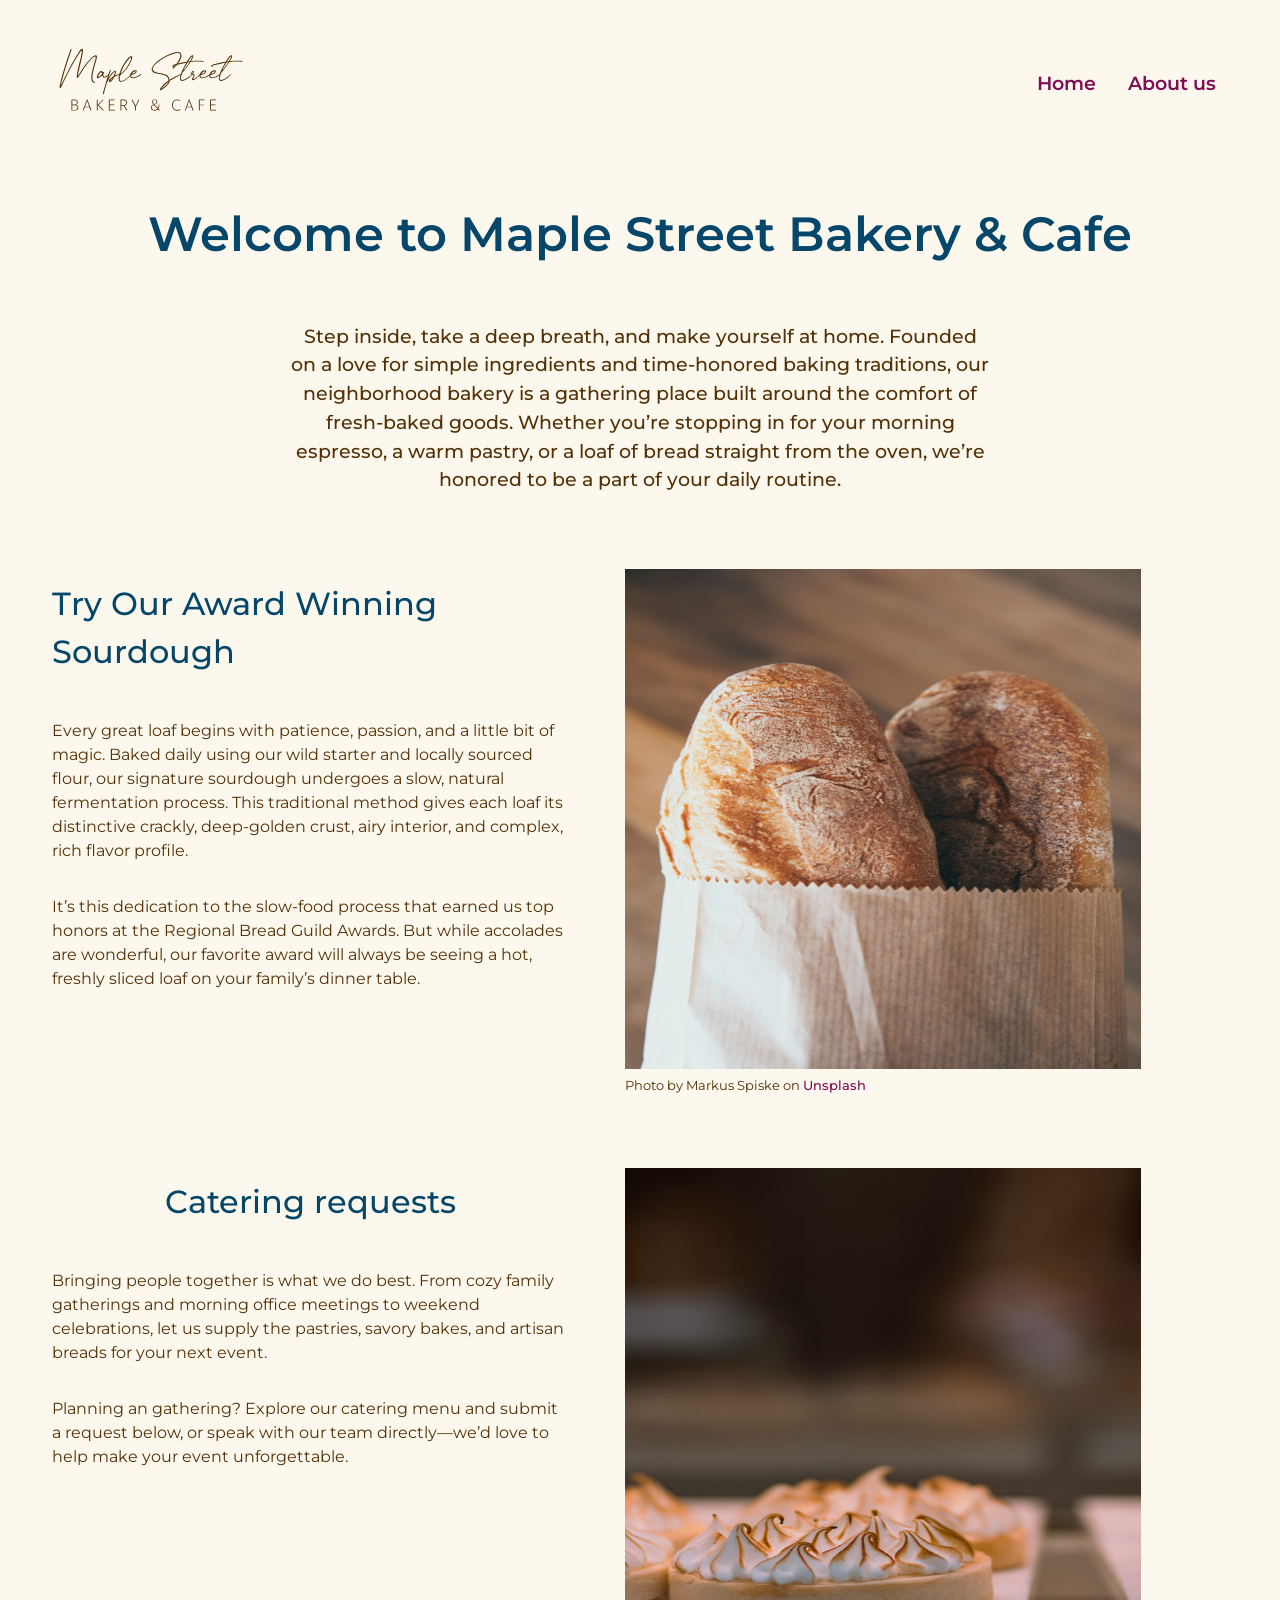
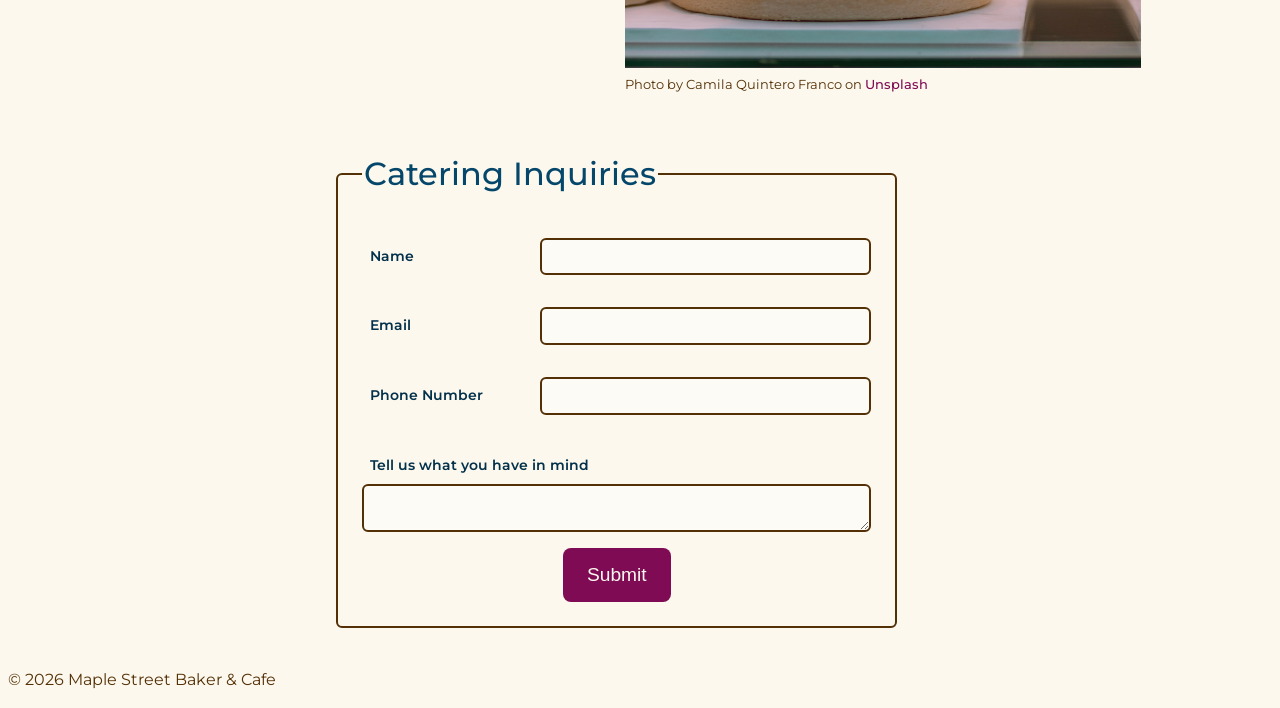
<file: index.html>
<!DOCTYPE html>
<html lang="en">
<head>
    <meta charset="UTF-8">
    <meta name="viewport" content="width=device-width, initial-scale=1.0">
    <title>Homepage - Maple Street Bakery</title>
    <link rel="stylesheet" href="styles.css">
    <link rel="preconnect" href="https://fonts.googleapis.com">
    <link rel="preconnect" href="https://fonts.gstatic.com" crossorigin>
    <link href="https://fonts.googleapis.com/css2?family=Montserrat:ital,wght@0,100..900;1,100..900&display=swap" rel="stylesheet">
</head>
<body>
    <header class="main-header" id="home-hero">
        <nav>
            <img src = "images/logo.svg" alt="Logo, Maple Street Bakery &amp; Cafe" width=250
                 height=200>
            <ul>
                <li><a href="index.html">Home</a></li>
                <li><a href="about.html">About us</a></li>
            </ul>
        </nav>

      <div class = "hero">
          <h1>Welcome to Maple Street Bakery &amp; Cafe</h1>
          <p>Step inside, take a deep breath, and make yourself at home. Founded on a love for simple ingredients and time-honored baking traditions, our neighborhood bakery is a gathering place built around the comfort of fresh-baked goods. Whether you’re stopping in for your morning espresso, a warm pastry, or a loaf of bread straight from the oven, we’re honored to be a part of your daily routine.</p>
      </div>
    </header>
  <main>
      <article class = "content">
          <header>
            <h2>Try Our Award Winning Sourdough</h2>
            <p>Every great loaf begins with patience, passion, and a little bit of magic. Baked daily using our wild starter and locally sourced flour, our signature sourdough undergoes a slow, natural fermentation process. This traditional method gives each loaf its distinctive crackly, deep-golden crust, airy interior, and complex, rich flavor profile.
          <p>It’s this dedication to the slow-food process that earned us top honors at the Regional Bread Guild Awards. But while accolades are wonderful, our favorite award will always be seeing a hot, freshly sliced loaf on your family’s dinner table.</p>
          </header>
        <figure>
          <img src="images/sourdough.jpg" alt="Two loaves of sourdough in a paper bag" width="800px" height="600px">
          <figcaption>
            Photo by Markus Spiske on <a href="https://unsplash.com/photos/a-piece-of-wood-39-6dSUrlyg?utm_source=unsplash&utm_medium=referral&utm_content=creditCopyText" >Unsplash</a>
          </figcaption>
        </figure>
      </article>
      <article>
          <section class="content">
              <header>
                <h2>Catering requests</h2>
                <p>Bringing people together is what we do best. From cozy family gatherings and morning office meetings to weekend celebrations, let us supply the pastries, savory bakes, and artisan breads for your next event.</p>
              <p>Planning an gathering? Explore our catering menu and submit a request below, or speak with our team directly—we’d love to help make your event unforgettable.</p>
              </header>
              <figure>
                  <img src="images/catering_2.jpg" alt="A miniature pie with torched cream on top" width="800px" height="600px">
                  <figcaption>Photo by Camila Quintero Franco on <a href="https://unsplash.com/photos/baked-pastries-mji7CTMZ4hA?utm_source=unsplash&utm_medium=referral&utm_content=creditCopyText">Unsplash</a></figcaption>
              </figure>
          </section>
        <form action="/submit" method="POST">
          <fieldset>
            <legend>Catering Inquiries</legend>
            <div class="form-group">
                <label for="name">Name</label>
                <input type="text" id="name" name="name" required>
            </div>
            <div class="form-group">
                <label for="email">Email</label>
                <input type="email" id="email" name="email" required>
            </div>
            <div class="form-group">
                <label for="phone">Phone Number</label>
                <input type="tel" id="phone" name="phone" required>
            </div>
            <div class="form-group" id="custom-message">
                <label for="message">Tell us what you have in mind</label>
                <textarea id="message" name="message" required></textarea>
            </div>

            <button type="submit">Submit</button>
          </fieldset>
        </form>
      </article>
  </main>
  <footer>
    <p>&copy; 2026 Maple Street Baker & Cafe</p>
  </footer>
</body>
</html>
</file>
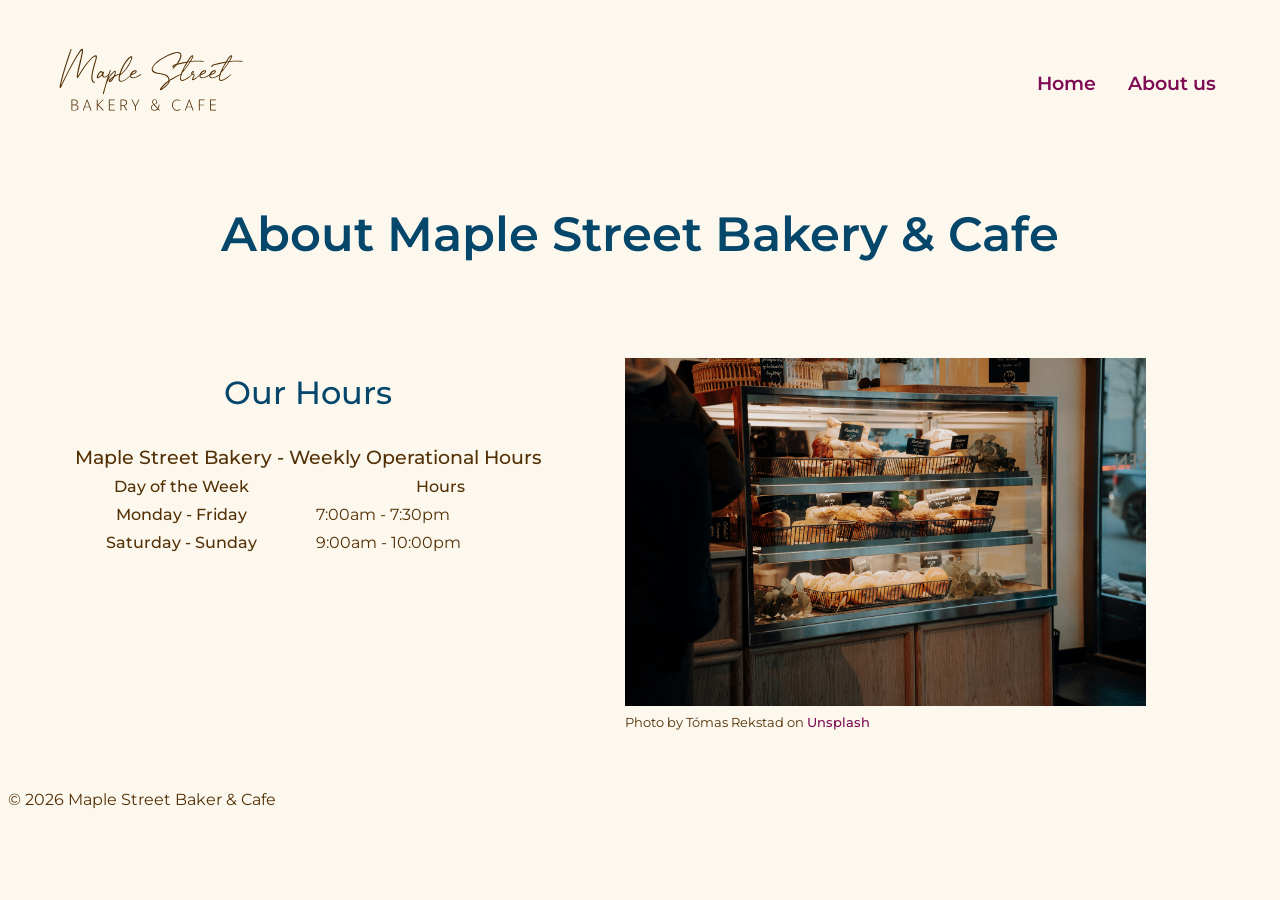
<file: about.html>
<!DOCTYPE html>
<html lang="en">
<head>
    <meta charset="UTF-8">
    <meta name="viewport" content="width=device-width, initial-scale=1.0">
    <title>Homepage - Maple Street Bakery</title>
    <link rel="stylesheet" href="styles.css">
    <link rel="preconnect" href="https://fonts.googleapis.com">
    <link rel="preconnect" href="https://fonts.gstatic.com" crossorigin>
    <link href="https://fonts.googleapis.com/css2?family=Montserrat:ital,wght@0,100..900;1,100..900&display=swap" rel="stylesheet">
</head>
<body>
<header class="main-header">
    <nav>
        <img src = "images/logo.svg" alt="Logo, Maple Street Bakery &amp; Cafe" width=250
             height=200>
        <ul>
            <li><a href="index.html">Home</a></li>
            <li><a href="about.html">About us</a></li>
        </ul>
    </nav>

    <div class = "hero">
        <h1>About Maple Street Bakery &amp; Cafe</h1>
    </div>
</header>
    <main>
        <article class = "content">
            <header>
                <h2>Our Hours</h2>
                <table>
                    <caption>Maple Street Bakery - Weekly Operational Hours</caption>
                    <thead>
                        <tr><th scope="col">Day of the Week</th><th scope="col">Hours</th></tr>
                    </thead>
                    <tbody>
                        <tr><th scope="row">Monday - Friday</th><td>7:00am - 7:30pm</td></tr>
                        <tr><th scope="row">Saturday - Sunday</th><td>9:00am - 10:00pm</td></tr>
                    </tbody>
                </table>
            </header>
            <figure>
                <img src="images/storefront.jpg" alt="A glass fronted display of various pastries on shelves in a bakery" width="800px" height="600px">
                <figcaption>Photo by Tómas Rekstad on <a href="https://unsplash.com/photos/display-case-filled-with-sandwiches-and-baked-goods-JjQJtVNVtOk?utm_source=unsplash&utm_medium=referral&utm_content=creditCopyText">Unsplash</a></figcaption>
            </figure>
        </article>
    </main>
    <footer>
        <p>&copy; 2026 Maple Street Baker &amp; Cafe</p>
    </footer>


</body>
</html>
</file>
<file: styles.css>
:root {
    font-size: 16px;

}
*{
    box-sizing: border-box;
}

body{
    font-family: Montserrat, sans-serif;
    font-size: 1rem;
    font-weight: 400;
    line-height: 1.5;
    color: #543006;
    background-color: #FCF8ED;
}
body :focus-visible{
    outline-color: #543006;
    outline-width: 4px;
}
h1 {
    text-align: center;
    font-size: 2rem;
    font-weight: 600;
    color: #05466B;
    background-color: #FCF8ED;
}

h2 {
    font-size: 1.5rem;
    font-weight: 500;
    color: #05466B;
    background-color: #FCF8ED;
}
.main-header{
    display: flex;
    flex-direction: column;
    justify-content: flex-start;
    align-items: center;
    gap: 8px;
}

nav{
    display: flex;
    flex-direction: column;
    justify-content: center;
    align-items: center;
    width: 100%;
}
nav img{
    width: 200px;
    height: 150px;
}
nav ul {
    display: flex;
    flex-direction: row;
    gap: 16px;
    list-style: none;
    text-decoration: none;

}

nav ul li {
    margin-right: 1rem;

}

nav ul li a {
    font-size: 1rem;
    font-weight: 600;
}

.hero{
    display: flex;
    flex-direction: column;
    align-items: center;
    justify-content: center;
}
main{
    display: flex;
    flex-direction: column;
    justify-content: center;
    align-items: center;
    gap: 24px;
    margin: 40px;
}
article{
    display: flex;
    flex-direction: column;
    align-items: center;
    justify-content: center;
    gap: 40px;

}
.content {
    display: flex;
    flex-direction: column;
    justify-content: flex-start;
    align-items: center;
    gap: 16px;
}
.content figure {
    flex: 1;
    width: 100%;
    height: auto;
}
.content figure img {
    max-height:500px;
}



header {
    display: flex;
    flex-direction: column;
    justify-content: flex-start;
    align-items: center;
}

.main-header .hero p {
    max-width: 700px;
    font-size: 1rem;
    font-weight: 500;
    text-align: center;
}


a {
    font-weight: 500;
    color: #7F0B54;
    background-color: #FCF8ED;
    text-decoration: none;
}
a :hover{
    color: #4d1337;
    background-color: #FCF8ED;
}

main {
    display: flex;
    flex-direction: column;
    justify-content: center;
    align-items: center;
    margin-top: 40px;
    gap: 40px;
    width: 90%;
}

main header {
    flex: 1;
    display: flex;
    flex-direction: column;
    justify-content: flex-start;
    align-items: center;
}

main p {
    text-align: left;
    max-width: 700px;
}

.content figure img {
    width: 100%;
    height: auto;
}

button {
    color: #FCF8ED;
    border: none;
    font-size: 1.2rem;
    font-weight: 500;
    background-color: #7F0B54;
    padding: 16px 24px;
    border-radius: 8px;
}

figcaption {
    font-size: .8rem;
}
form{
    max-width: 700px;
    min-width: 50%;
}
fieldset {
     display: flex;
     flex-direction: column;
     justify-content: right;
     align-items: center;
     padding: 24px;
     border: #543006 2px solid;
    border-radius: 6px;

 }

legend {
    color: #05466B;
    font-weight: 500;
    font-size: 1.5rem;
}

caption {
    color: #543006;
    font-weight: 500;
    font-size: 1.2rem;
}

.form-group {
    display: flex;
    flex-direction: row;
    justify-content: flex-start;
    width: 100%;
    margin: 16px;
}

.form-group label {
    flex: 1;
    color: #03314b;
    margin: 8px;
    font-size: .9rem;
    font-weight: 600;
}

.form-group input {
    flex: 2;
    color: #543006;
    background-color: #fdfbf5;
    border: #543006 2px solid;
    border-radius: 6px;
}

#custom-message {
    display: flex;
    flex-direction: column;
}

.form-group textarea {
    width: 100%;
    height: 3rem;
    border-radius: 6px;
    border: #543006 2px solid;
    color: #543006;
    background-color: #fdfbf5;
}

table {
    width: 100%;

}

table th {
    font-weight: 500;
    margin: 16px;
}

@media (min-width: 900px) {
    nav {
        display: flex;
        flex-direction: row;
        justify-content: space-between;
        align-items: center;
        width: 100%;
        padding: 0 40px;
    }

    .content {
        display: flex;
        flex-direction: row;
        justify-content: center;
        align-items: flex-start;
        margin: auto;
    }

    .content figure {
        flex: 1;
        width: 50%;

    }

    h1 {
        font-size: 3rem;
    }

    h2 {
        font-size: 2rem;
    }
    .main-header .hero p {
        max-width: 700px;
        font-size: 1.2rem;
        font-weight: 500;
        text-align: center;
    }

    nav ul li a {
        font-size: 1.2rem;
        font-weight: 600;
    }
    legend {
        color: #05466B;
        font-weight: 500;
        font-size: 2rem;
    }

    caption {
        color: #543006;
        font-weight: 500;
        font-size: 1.2rem;
    }

}
</file>
